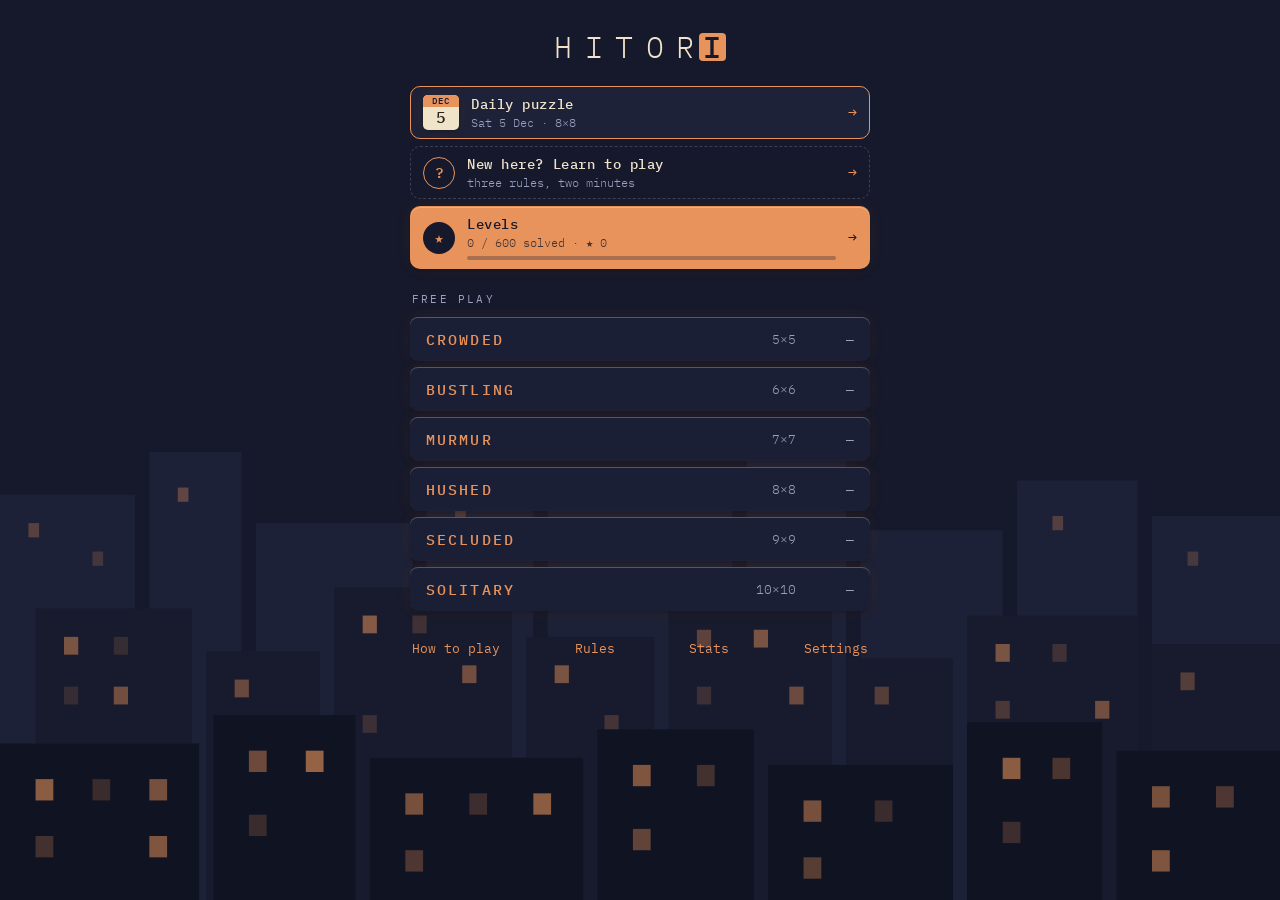
<file: index.html>
<!DOCTYPE html>
<html lang="en">
<head>
  <meta charset="UTF-8">

  <!-- viewport-fit=cover + safe-area padding for notch/home indicator; no zoom. -->
  <meta name="viewport" content="width=device-width, initial-scale=1, viewport-fit=cover, user-scalable=no">

  <!-- iOS home-screen web app (iOS doesn't fully honor manifest.json). -->
  <meta name="apple-mobile-web-app-capable" content="yes">
  <meta name="apple-mobile-web-app-status-bar-style" content="black-translucent">
  <meta name="apple-mobile-web-app-title" content="Hitori">
  <meta name="theme-color" content="#16192B">
  <link rel="apple-touch-icon" href="icons/icon-180.png">
  <link rel="manifest" href="manifest.json">

  <title>Hitori</title>

  <!-- IBM Plex Mono only — weights 300 / 400 / 500. -->
  <link rel="preconnect" href="https://fonts.googleapis.com">
  <link rel="preconnect" href="https://fonts.gstatic.com" crossorigin>
  <link href="https://fonts.googleapis.com/css2?family=IBM+Plex+Mono:wght@300;400;500&display=swap" rel="stylesheet">

  <link rel="stylesheet" href="css/tokens.css">
  <link rel="stylesheet" href="css/styles.css">
</head>
<body>
  <div id="app">

    <!-- BACKGROUND: skyline.svg inlined so individual windows are script-addressable
         (used by "the city goes to sleep" in Step 8). Pinned to bottom, behind all. -->
    <div id="skyline" class="skyline--start">
    <svg class="skyline-svg" viewBox="0 0 360 200" preserveAspectRatio="xMidYMax slice" aria-hidden="true">
      <circle cx="292" cy="34" r="15" fill="#EFE3CA" opacity="0.16"/>
      <g id="band-far" fill="#1E2238">
        <rect x="0" y="86" width="38" height="114"/>
        <rect x="42" y="74" width="26" height="126"/>
        <rect x="72" y="94" width="44" height="106"/>
        <rect x="120" y="80" width="30" height="120"/>
        <rect x="154" y="90" width="52" height="110"/>
        <rect x="210" y="76" width="28" height="124"/>
        <rect x="242" y="96" width="40" height="104"/>
        <rect x="286" y="82" width="34" height="118"/>
        <rect x="324" y="92" width="36" height="108"/>
      </g>
      <g id="win-far" fill="#E8935B">
        <rect class="win" data-lit="0.30" x="8"   y="94"  width="3" height="4" opacity="0.30"/>
        <rect class="win" data-lit="0.20" x="26"  y="102" width="3" height="4" opacity="0.20"/>
        <rect class="win" data-lit="0.35" x="50"  y="84"  width="3" height="4" opacity="0.35"/>
        <rect class="win" data-lit="0.25" x="128" y="90"  width="3" height="4" opacity="0.25"/>
        <rect class="win" data-lit="0.30" x="168" y="100" width="3" height="4" opacity="0.30"/>
        <rect class="win" data-lit="0.20" x="218" y="86"  width="3" height="4" opacity="0.20"/>
        <rect class="win" data-lit="0.28" x="296" y="92"  width="3" height="4" opacity="0.28"/>
        <rect class="win" data-lit="0.22" x="334" y="102" width="3" height="4" opacity="0.22"/>
      </g>
      <g id="band-mid" fill="#191C2E">
        <rect x="10" y="118" width="44" height="82"/>
        <rect x="58" y="130" width="32" height="70"/>
        <rect x="94" y="112" width="50" height="88"/>
        <rect x="148" y="126" width="36" height="74"/>
        <rect x="188" y="116" width="46" height="84"/>
        <rect x="238" y="132" width="30" height="68"/>
        <rect x="272" y="120" width="48" height="80"/>
        <rect x="324" y="128" width="36" height="72"/>
      </g>
      <g id="win-mid" fill="#E8935B">
        <rect class="win" data-lit="0.50" x="18"  y="126" width="4" height="5" opacity="0.50"/>
        <rect class="win" data-lit="0.15" x="32"  y="126" width="4" height="5" opacity="0.15"/>
        <rect class="win" data-lit="0.15" x="18"  y="140" width="4" height="5" opacity="0.15"/>
        <rect class="win" data-lit="0.45" x="32"  y="140" width="4" height="5" opacity="0.45"/>
        <rect class="win" data-lit="0.40" x="66"  y="138" width="4" height="5" opacity="0.40"/>
        <rect class="win" data-lit="0.20" x="78"  y="152" width="4" height="5" opacity="0.20"/>
        <rect class="win" data-lit="0.55" x="102" y="120" width="4" height="5" opacity="0.55"/>
        <rect class="win" data-lit="0.20" x="116" y="120" width="4" height="5" opacity="0.20"/>
        <rect class="win" data-lit="0.45" x="130" y="134" width="4" height="5" opacity="0.45"/>
        <rect class="win" data-lit="0.18" x="102" y="148" width="4" height="5" opacity="0.18"/>
        <rect class="win" data-lit="0.50" x="156" y="134" width="4" height="5" opacity="0.50"/>
        <rect class="win" data-lit="0.22" x="170" y="148" width="4" height="5" opacity="0.22"/>
        <rect class="win" data-lit="0.35" x="196" y="124" width="4" height="5" opacity="0.35"/>
        <rect class="win" data-lit="0.50" x="212" y="124" width="4" height="5" opacity="0.50"/>
        <rect class="win" data-lit="0.18" x="196" y="140" width="4" height="5" opacity="0.18"/>
        <rect class="win" data-lit="0.42" x="222" y="140" width="4" height="5" opacity="0.42"/>
        <rect class="win" data-lit="0.30" x="246" y="140" width="4" height="5" opacity="0.30"/>
        <rect class="win" data-lit="0.50" x="280" y="128" width="4" height="5" opacity="0.50"/>
        <rect class="win" data-lit="0.20" x="296" y="128" width="4" height="5" opacity="0.20"/>
        <rect class="win" data-lit="0.25" x="280" y="144" width="4" height="5" opacity="0.25"/>
        <rect class="win" data-lit="0.45" x="308" y="144" width="4" height="5" opacity="0.45"/>
        <rect class="win" data-lit="0.30" x="332" y="136" width="4" height="5" opacity="0.30"/>
      </g>
      <g id="band-near" fill="#101322">
        <rect x="0" y="156" width="56" height="44"/>
        <rect x="60" y="148" width="40" height="52"/>
        <rect x="104" y="160" width="60" height="40"/>
        <rect x="168" y="152" width="44" height="48"/>
        <rect x="216" y="162" width="52" height="38"/>
        <rect x="272" y="150" width="38" height="50"/>
        <rect x="314" y="158" width="46" height="42"/>
      </g>
      <g id="win-near" fill="#E8935B">
        <rect class="win" data-lit="0.60" x="10"  y="166" width="5" height="6" opacity="0.60"/>
        <rect class="win" data-lit="0.20" x="26"  y="166" width="5" height="6" opacity="0.20"/>
        <rect class="win" data-lit="0.50" x="42"  y="166" width="5" height="6" opacity="0.50"/>
        <rect class="win" data-lit="0.25" x="10"  y="182" width="5" height="6" opacity="0.25"/>
        <rect class="win" data-lit="0.55" x="42"  y="182" width="5" height="6" opacity="0.55"/>
        <rect class="win" data-lit="0.45" x="70"  y="158" width="5" height="6" opacity="0.45"/>
        <rect class="win" data-lit="0.65" x="86"  y="158" width="5" height="6" opacity="0.65"/>
        <rect class="win" data-lit="0.20" x="70"  y="176" width="5" height="6" opacity="0.20"/>
        <rect class="win" data-lit="0.50" x="114" y="170" width="5" height="6" opacity="0.50"/>
        <rect class="win" data-lit="0.22" x="132" y="170" width="5" height="6" opacity="0.22"/>
        <rect class="win" data-lit="0.60" x="150" y="170" width="5" height="6" opacity="0.60"/>
        <rect class="win" data-lit="0.30" x="114" y="186" width="5" height="6" opacity="0.30"/>
        <rect class="win" data-lit="0.55" x="178" y="162" width="5" height="6" opacity="0.55"/>
        <rect class="win" data-lit="0.25" x="196" y="162" width="5" height="6" opacity="0.25"/>
        <rect class="win" data-lit="0.40" x="178" y="180" width="5" height="6" opacity="0.40"/>
        <rect class="win" data-lit="0.50" x="226" y="172" width="5" height="6" opacity="0.50"/>
        <rect class="win" data-lit="0.20" x="246" y="172" width="5" height="6" opacity="0.20"/>
        <rect class="win" data-lit="0.35" x="226" y="188" width="5" height="6" opacity="0.35"/>
        <rect class="win" data-lit="0.60" x="282" y="160" width="5" height="6" opacity="0.60"/>
        <rect class="win" data-lit="0.28" x="296" y="160" width="5" height="6" opacity="0.28"/>
        <rect class="win" data-lit="0.22" x="282" y="178" width="5" height="6" opacity="0.22"/>
        <rect class="win" data-lit="0.50" x="324" y="168" width="5" height="6" opacity="0.50"/>
        <rect class="win" data-lit="0.30" x="342" y="168" width="5" height="6" opacity="0.30"/>
        <rect class="win" data-lit="0.55" x="324" y="186" width="5" height="6" opacity="0.55"/>
      </g>
    </svg>
    </div>

    <!-- COLD-START SPLASH: HITORI solves itself (the final I dims out) once per launch. -->
    <div id="splash" class="splash">
      <div class="splash-row">
        <span class="splash-cell">H</span>
        <span class="splash-cell">I</span>
        <span class="splash-cell">T</span>
        <span class="splash-cell">O</span>
        <span class="splash-cell">R</span>
        <span class="splash-cell" id="splash-last">I</span>
      </div>
    </div>

    <!-- HOME SCREEN: Continue, Daily, Learn (first run), Levels, Free play, footer.
         Every screen is a section.screen with id "screen-<name>" (see showScreen). -->
    <section id="screen-home" class="screen screen--scroll screen--active">
      <div class="home-inner">
        <div class="wordmark" aria-label="Hitori">
          <span class="wm-letters">HITOR</span><span class="wm-cell">I</span>
        </div>
        <div id="home-list" class="home-list"></div>
      </div>
    </section>

    <!-- LEVELS OVERVIEW: one card per tier (renderLevels). -->
    <section id="screen-levels" class="screen screen--scroll">
      <div class="page-inner">
        <header class="screen-head">
          <button class="back-link levels-back">‹ Home</button>
          <h1 class="screen-title">Levels</h1>
          <span class="screen-head-end" aria-hidden="true"></span>
        </header>
        <div id="levels-list" class="levels-list"></div>
      </div>
    </section>

    <!-- A TIER'S LEVELS: summary, the scrolling grid (sections of 25) that fades out at
         the bottom edge, and the pinned "Play level N" button (renderTierGrid). -->
    <section id="screen-tier" class="screen">
      <header class="screen-head">
        <button class="back-link tier-back">‹ Levels</button>
        <h1 class="screen-title tier-title">Hushed · 8×8</h1>
        <span class="screen-head-end" aria-hidden="true"></span>
      </header>
      <div class="tier-sum" id="tier-sum"></div>
      <div class="lv-scroll" id="lv-scroll"></div>
      <button class="lv-cta" id="lv-cta"><span class="lv-cta-main">Play level 1</span><span class="lv-cta-sub">next up</span></button>
    </section>

    <!-- DAILY: today's button, streaks, the Monday-first calendar (paged from the
         epoch month to this month) and a link to Stats → Daily (renderDaily). -->
    <section id="screen-daily" class="screen screen--scroll">
      <div class="page-inner">
        <header class="screen-head">
          <button class="back-link daily-back">‹ Home</button>
          <h1 class="screen-title">Daily</h1>
          <span class="screen-head-end" aria-hidden="true"></span>
        </header>
        <div id="daily-body" class="daily-body"></div>
      </div>
    </section>

    <!-- STATS: tabs All · Free · Daily · Levels over every mode's records (renderStats).
         The last tab used is remembered for the session (App.statsTab). -->
    <section id="screen-stats" class="screen screen--scroll">
      <div class="page-inner">
        <header class="screen-head">
          <button class="back-link stats-back">‹ Home</button>
          <h1 class="screen-title">Stats</h1>
          <span class="screen-head-end" aria-hidden="true"></span>
        </header>
        <div class="st-tabs" id="stats-tabs" role="tablist" aria-label="Stats">
          <button class="st-tab" role="tab" id="st-tab-all" data-tab="all" aria-controls="stats-body">All</button>
          <button class="st-tab" role="tab" id="st-tab-free" data-tab="free" aria-controls="stats-body">Free</button>
          <button class="st-tab" role="tab" id="st-tab-daily" data-tab="daily" aria-controls="stats-body">Daily</button>
          <button class="st-tab" role="tab" id="st-tab-levels" data-tab="levels" aria-controls="stats-body">Levels</button>
        </div>
        <div id="stats-body" class="stats-body" role="tabpanel"></div>
      </div>
    </section>

    <!-- TUTORIAL: four lessons on tiny boards (TUTORIAL_LESSONS in progress.js), each
         solved before Next opens; progress dots, Back/Next, skip (renderTutorial). -->
    <section id="screen-tutorial" class="screen screen--scroll">
      <div class="page-inner">
        <header class="screen-head">
          <button class="back-link tut-exit">‹ Home</button>
          <div class="tut-dots" id="tut-dots"></div>
          <span class="screen-head-end" aria-hidden="true"></span>
        </header>
        <div id="tut-body" class="tut-body"></div>
      </div>
    </section>

    <!-- PLAY SCREEN (layout v2): HUD, sub-row, board centred in the flexible middle,
         fixed-height hint box, thumb row. sizeBoard() fits the board to .board-zone. -->
    <section id="screen-play" class="screen">
      <header class="hud">
        <button class="back-link hud-home">‹ Home</button>
        <span class="hud-tier">Crowded</span>
        <span class="hud-timer">0:00</span>
        <button class="hud-menu" aria-label="Menu">
          <svg viewBox="0 0 24 24" width="22" height="22" aria-hidden="true"><circle cx="5" cy="12" r="2"/><circle cx="12" cy="12" r="2"/><circle cx="19" cy="12" r="2"/></svg>
        </button>
      </header>
      <div class="hud-sub">
        <span class="hud-sub-left"><span class="hud-size">5×5</span><span class="hud-stars"></span></span>
        <span class="hud-moves">moves 0</span>
      </div>

      <div class="board-zone">
        <div id="board" class="board"></div>
      </div>

      <!-- Fixed height so the board never jumps. Idle: the three rules. A staged hint or
           a walk-through step replaces them (#hint-toast, filled by renderHint). -->
      <div class="hint-box" id="hint-box">
        <ul class="hint-rules" aria-label="The rules">
          <li>No number repeats among the lit cells of a row or column</li>
          <li>Shaded cells never touch side by side</li>
          <li>All lit cells stay connected</li>
        </ul>
        <div class="hint-toast" id="hint-toast" aria-live="polite"></div>
      </div>

      <div class="controls controls-play">
        <button class="btn btn--secondary btn-undo">Undo</button>
        <button class="btn btn--secondary btn-hint">Hint</button>
        <button class="btn btn--secondary btn-walk">Walk</button>
        <button class="btn btn--secondary btn-pause">Pause</button>
      </div>
      <!-- The walk-through's own thumb row; replaces the one above while it is open. -->
      <div class="controls controls-walk">
        <button class="btn btn--secondary walk-back">‹ Back</button>
        <button class="btn btn--secondary walk-next">Next ›</button>
        <button class="btn btn--secondary walk-close">Close</button>
        <button class="btn btn--secondary btn-pause walk-pause">Pause</button>
      </div>
    </section>

    <!-- MENU (settings + actions) -->
    <div id="menu-overlay" class="overlay">
      <div class="sheet">
        <div class="sheet-head">
          <span class="sheet-title">Menu</span>
          <button class="menu-close sheet-x" aria-label="Close">✕</button>
        </div>
        <div class="menu-stats"></div>
        <div class="sheet-actions">
          <button class="btn btn--secondary menu-restart">Restart</button>
          <button class="btn btn--secondary menu-new">New puzzle</button>
          <button class="btn btn--secondary menu-quit">Quit to menu</button>
        </div>
        <!-- same rows as the home Settings sheet (renderSettingsRows) -->
        <div class="settings" id="menu-settings"></div>
      </div>
    </div>

    <!-- SHEET OVERLAY: Rules, Settings, and later modals (showOverlay / hideOverlay). -->
    <div id="overlay" class="overlay" role="dialog" aria-modal="true">
      <div class="sheet" id="overlay-panel"></div>
    </div>

    <!-- WIN -->
    <div id="win-overlay" class="overlay">
      <div class="win-panel">
        <div class="win-tier">Crowded</div>
        <div class="win-label">solved</div>
        <div class="win-time">0:00</div>
        <!-- Level and daily games: three stars revealed one by one (solved · no hints · no mistakes). -->
        <div class="win-stars" role="img"></div>
        <div class="win-extra"></div>
        <div class="win-actions">
          <button class="btn btn--primary win-again">Play again</button>
          <button class="btn btn--primary win-next">Next level</button>
          <button class="btn btn--secondary win-replay">Replay</button>
          <button class="btn btn--secondary win-levels">Levels</button>
          <button class="btn btn--secondary win-share">Share</button>
          <button class="btn btn--secondary win-menu">Menu</button>
          <button class="btn btn--secondary win-calendar">Calendar</button>
          <button class="btn btn--secondary win-home">Home</button>
        </div>
      </div>
    </div>

  </div>

  <!-- Plain <script> tags share one top-level scope: load in dependency order, and
       never re-declare a name another file already declares (see js/board.js). -->
  <script src="js/rules.js"></script>
  <script src="js/board.js"></script>
  <script src="js/solver.js"></script>
  <script src="js/generator.js"></script>
  <script src="js/explain.js"></script>
  <script src="js/hints.js"></script>
  <script src="js/progress.js"></script>
  <script src="js/levels.js"></script>
  <script src="js/daily.js"></script>
  <script src="js/stats.js"></script>
  <script src="js/ui.js"></script>
</body>
</html>
</file>
<file: css/tokens.css>
/*
 * tokens.css — Hitori design tokens.
 *
 * Every value here is copied verbatim from the design brief. Locked in Step 1 so every
 * later step (board UI, splash, skyline, win flow) references one source of truth.
 *
 * Sodium is a TWO-STOP ramp: --sodium-light on night backgrounds, --sodium-dark on the
 * cream lit cells. One stop cannot serve both. Full-strength sodium marks player intent
 * only — it never touches a digit or a skyline window. The violation rose is reserved
 * for rule violations and must never be used decoratively.
 */

:root {
  /* --- palette --- */
  --night:              #16192B; /* background */
  --lit:                #EFE3CA; /* lit cell (lamplight) */
  --lit-digit:          #2A2318; /* digit on a lit cell (12.2:1) */
  --shaded:             #0D0F1A; /* shaded cell (gone dark) */
  --shaded-digit:       #6B7291; /* digit on a shaded cell (4.04:1), cool blue-grey */
  --sodium-light:       #E8935B; /* on night = 7.25:1 — buttons, tier names, HUD accent */
  --sodium-dark:        #A35A2E; /* on cream = 4.07:1 — circled mark, marks on lit cells */
  --violation:          #C4695E; /* rule violations ONLY — never decorative */

  /* skyline bands, far -> near (distant is LIGHTER: atmospheric perspective) */
  --band-far:           #1E2238;
  --band-mid:           #191C2E;
  --band-near:          #101322;

  /* splash-only: shaded letter in the cold-start logo (5.69:1) — NOT the board's dim */
  --splash-shaded-digit: #838BAD;

  /* secondary button hairline outline */
  --outline:            #3A3F58;

  /* Home's Continue card: a step lighter than the other night cards */
  --card-raised:        #21263F;
  /* progress-bar track on a sodium card: night at 30% */
  --night-track:        rgba(22, 25, 43, 0.3);

  /* quiet secondary text on night (sub-labels, idle hint box, meta) */
  --muted:              #9AA0BE;

  /* play screen: the hint box keeps this height so the board never jumps */
  --hint-box-h:         86px;

  /* --- spacing scale (4 / 8 / 16 / 24 / 32) --- */
  --space-1: 4px;
  --space-2: 8px;
  --space-3: 16px;
  --space-4: 24px;
  --space-5: 32px;

  /* --- typography (IBM Plex Mono; 300 secondary, 400 digits/timer, 500 tiers/buttons) --- */
  --font-mono: "IBM Plex Mono", ui-monospace, "SFMono-Regular", Menlo, Consolas, monospace;

  /* --- motion (contemplative, not snappy) --- */
  --ease: cubic-bezier(0.4, 0, 0.2, 1);
  --transition-default: all 0.22s var(--ease);

  /* --- depth: "lamplight on paper at night" --- */
  --shadow-lit:    0 1px 0 rgba(255, 255, 255, 0.25) inset,
                   0 2px 6px rgba(0, 0, 0, 0.35),
                   0 0 14px rgba(232, 147, 91, 0.10);
  --shadow-shaded: inset 0 2px 5px rgba(0, 0, 0, 0.75);
}
</file>
<file: css/styles.css>
/*
 * styles.css — Hitori visual design (Step 4).
 * "Lamplight on paper at night." All colours/spacing/motion come from tokens.css.
 */

*, *::before, *::after { box-sizing: border-box; margin: 0; padding: 0; }
html, body { height: 100%; }

body {
  background: var(--night);
  color: var(--lit);
  font-family: var(--font-mono);
  font-weight: 300;
  -webkit-font-smoothing: antialiased;
  text-rendering: optimizeLegibility;
  touch-action: manipulation;                 /* kill 300ms delay + double-tap zoom */
  -webkit-tap-highlight-color: transparent;
  overflow: hidden;
  user-select: none;
  -webkit-user-select: none;
}

#app {
  position: relative;
  width: 100%;
  height: 100%;
  overflow: hidden;
}

/* ============================ SKYLINE ==================================== */
/* Pinned to the bottom of the app container, behind everything. Same file, two
   treatments — it never crossfades, only its opacity/crop change across screens. */
#skyline {
  position: absolute;
  left: 0;
  right: 0;
  bottom: 0;
  width: 100%;
  overflow: hidden;                 /* the crop happens here, not on the <svg> */
  pointer-events: none;
  z-index: 0;
  /* Opacity + crop snap between screens (no transition). The skyline "stays put and only
     changes opacity/crop" — the snap is masked by the 0.3s screen crossfade in front, and
     animating these on the background element is unreliable across engines. */
}
#skyline.skyline--start { height: 52vh; opacity: 0.95; }
#skyline.skyline--play  { height: 128px; opacity: 0.5; }
/* On win the city has gone to sleep — the board is the last thing awake. */
#skyline.skyline--asleep { opacity: 0.12; }
/* SVG fills the wrapper; preserveAspectRatio="slice" anchors the bottom + crops the top. */
.skyline-svg { display: block; width: 100%; height: 100%; }
/* "The city goes to sleep": windows fade out one at a time as cells are shaded. */
#skyline .win { transition: opacity 0.6s var(--ease); }
/* Play screen hides the farthest band so the board dominates. */
#skyline.skyline--play #band-far,
#skyline.skyline--play #win-far { display: none; }

/* ============================ SCREENS =================================== */
.screen {
  position: absolute;
  inset: 0;
  z-index: 1;
  display: flex;
  flex-direction: column;
  padding:
    calc(env(safe-area-inset-top) + var(--space-3))
    calc(env(safe-area-inset-right) + var(--space-3))
    calc(env(safe-area-inset-bottom) + var(--space-2))
    calc(env(safe-area-inset-left) + var(--space-3));
  opacity: 0;
  visibility: hidden;
  transition: opacity 0.3s var(--ease), visibility 0.3s var(--ease);
}
.screen--active { opacity: 1; visibility: visible; }
/* Screens taller than the phone scroll inside themselves; the page never scrolls. */
.screen--scroll {
  display: block;
  overflow-y: auto;
  overflow-x: hidden;
  -webkit-overflow-scrolling: touch;
  overscroll-behavior: contain;
}

/* ============================ WORDMARK ================================== */
.home-inner {
  width: 100%;
  max-width: 460px;
  margin: 0 auto;
  padding-top: var(--space-2);
}
.wordmark {
  display: flex;
  align-items: center;
  justify-content: center;
  font-size: 34px;
  line-height: 1;
  margin-bottom: var(--space-5);
  white-space: nowrap;
}
.wm-letters {
  font-weight: 300;
  letter-spacing: 0.42em;
  margin-right: -0.42em;    /* strip the trailing tracking so the box sits snug */
  color: var(--lit);
}
.wm-cell {
  display: inline-flex;
  align-items: center;
  justify-content: center;
  width: 0.92em;
  height: 0.92em;
  margin-left: 0.14em;
  border-radius: 4px;
  background: var(--sodium-light);
  color: var(--night);
  font-weight: 500;
  letter-spacing: 0;
}

/* ============================ HOME ====================================== */
/* Top-aligned and compact so the skyline still shows below the footer on a phone. */
#screen-home .wordmark { font-size: 30px; margin: var(--space-2) 0 var(--space-4); }
.home-list { display: flex; flex-direction: column; gap: 7px; }

.home-card {
  display: flex;
  align-items: center;
  gap: 12px;
  width: 100%;
  min-height: 52px;
  padding: var(--space-2) 12px;
  border: 1px solid transparent;
  border-radius: 10px;
  background: var(--band-far);
  color: var(--lit);
  font-family: var(--font-mono);
  text-align: left;
  cursor: pointer;
  transition: var(--transition-default);
}
.home-card:active { transform: scale(0.985); }
.hc-text { flex: 1 1 auto; min-width: 0; display: flex; flex-direction: column; }
.hc-main { font-weight: 500; font-size: 14px; letter-spacing: 0.04em; }
.hc-sub {
  margin-top: 2px;
  font-weight: 300;
  font-size: 12px;
  color: var(--muted);
  white-space: nowrap;
  overflow: hidden;
  text-overflow: ellipsis;
}
.hc-arrow { flex: 0 0 auto; color: var(--sodium-light); font-size: 15px; }
.hc-badge {
  flex: 0 0 32px;
  width: 32px; height: 32px;
  border-radius: 50%;
  display: flex; align-items: center; justify-content: center;
  font-weight: 500; font-size: 15px;
}

.home-card--continue { background: var(--card-raised); border-color: var(--outline); }

.home-card--daily { border-color: var(--sodium-light); }
/* Tear-off calendar tile: sodium month strip over a lamplit day number. */
.dc-tile {
  flex: 0 0 36px;
  width: 36px;
  border-radius: 5px;
  overflow: hidden;
  background: var(--lit);
  color: var(--lit-digit);
  text-align: center;
  font-weight: 500;
  line-height: 1.1;
  box-shadow: var(--shadow-lit);
}
.dc-mon { display: block; padding: 1px 0; font-size: 9px; letter-spacing: 0.1em; background: var(--sodium-light); color: var(--night); }
.dc-day { display: block; padding: 2px 0 3px; font-size: 16px; }

.home-card--learn { background: transparent; border: 1px dashed var(--outline); }
.home-card--learn .hc-badge { border: 1px solid var(--sodium-light); color: var(--sodium-light); }

/* The campaign card: solid sodium, night text. */
.home-card--levels { background: var(--sodium-light); color: var(--night); box-shadow: var(--shadow-lit); }
.home-card--levels .hc-sub { color: var(--night); opacity: 0.8; }
.home-card--levels .hc-arrow { color: var(--night); }
.home-card--levels .hc-badge { background: var(--night); color: var(--sodium-light); }
.lv-bar { display: block; height: 4px; margin-top: 6px; border-radius: 2px; overflow: hidden; background: var(--night-track); }
.lv-bar span { display: block; height: 100%; background: var(--night); border-radius: 2px; }

.section-label {
  margin: var(--space-3) 2px var(--space-1);
  font-weight: 400;
  font-size: 11px;
  letter-spacing: 0.2em;
  text-transform: uppercase;
  color: var(--muted);
}

.home-footer {
  display: flex;
  justify-content: space-between;
  gap: var(--space-1);
  margin-top: var(--space-2);
}
.home-footer button {
  min-height: 44px;
  padding: 0 2px;
  border: none;
  background: transparent;
  color: var(--sodium-light);
  font-family: var(--font-mono);
  font-weight: 400;
  font-size: 13px;
  cursor: pointer;
}

/* ============================ BACK LINK ================================ */
.back-link {
  min-height: 44px;
  padding: 0 var(--space-1);
  border: none;
  background: transparent;
  color: var(--sodium-light);
  font-family: var(--font-mono);
  font-size: 14px;
  cursor: pointer;
}

/* ============================ TUTORIAL ================================= */
/* Tiny lesson boards with the real cell look (.cell, .cell--shaded, .cell--circled);
   cells are at least 56px, so every tap target clears 44px. */
.tut-dots { display: flex; justify-content: center; gap: var(--space-2); }
.tut-dot {
  width: 8px; height: 8px; border-radius: 50%;
  border: 1px solid var(--outline);
  background: transparent;
  transition: var(--transition-default);
}
.tut-dot.past { background: var(--outline); }
.tut-dot.on { background: var(--sodium-light); border-color: var(--sodium-light); }
.tut-body { display: flex; flex-direction: column; align-items: center; padding-bottom: var(--space-3); }
.tut-title {
  font-weight: 500; font-size: 18px; letter-spacing: 0.06em;
  color: var(--sodium-light); text-align: center;
  margin: var(--space-2) 0 var(--space-2);
}
.tut-text {
  width: 100%;
  font-weight: 300; font-size: 14px; line-height: 1.55;
  color: var(--lit); text-align: center;
  margin-bottom: var(--space-4);
}
.tut-text b { font-weight: 500; color: var(--sodium-light); }
.tut-board {
  --tut-cell: 64px;
  display: grid;
  grid-template-columns: repeat(var(--tn), var(--tut-cell));
  grid-auto-rows: var(--tut-cell);
  gap: 3px;
  font-size: calc(var(--tut-cell) * 0.46);
}
.tut-board--n4 { --tut-cell: 58px; }
.tut-board .cell { user-select: none; -webkit-user-select: none; -webkit-tap-highlight-color: transparent; }
.tut-board .cell.tut-given { cursor: default; }
.tut-task {
  width: 100%;
  min-height: 64px;
  margin-top: var(--space-4);
  padding: 10px 12px;
  border: 1px solid var(--outline);
  border-radius: 10px;
  background: var(--band-far);
  font-weight: 400; font-size: 13px; line-height: 1.5;
  color: var(--lit); text-align: center;
  display: flex; align-items: center; justify-content: center;
}
.tut-task.good { border-color: var(--sodium-light); color: var(--sodium-light); }
.tut-task.oops { border-style: dashed; border-color: var(--sodium-light); }
.tut-controls { display: flex; gap: var(--space-2); width: 100%; margin-top: var(--space-4); }
.tut-controls .btn { min-height: 52px; border-radius: 12px; letter-spacing: 0.06em; padding: 4px var(--space-2); line-height: 1.25; }
.tut-controls [data-tut="back"] { flex: 0 0 34%; }
.tut-controls .btn--secondary { background: var(--night); }   /* opaque over the skyline */
.tut-controls .btn:disabled { opacity: 0.4; cursor: default; }
.tut-skip {
  min-height: 44px;
  margin-top: var(--space-2);
  padding: 0 var(--space-3);
  border: none;
  background: transparent;
  color: var(--muted);
  font-family: var(--font-mono);
  font-size: 13px;
  text-decoration: underline;
  text-underline-offset: 3px;
  cursor: pointer;
}
@media (max-width: 360px) {
  .tut-board { --tut-cell: 58px; }
  .tut-board--n4 { --tut-cell: 56px; }
  .tut-text { margin-bottom: var(--space-3); }
  .tut-task, .tut-controls { margin-top: var(--space-3); }
  .tut-controls .btn { font-size: 13px; letter-spacing: 0.02em; }
}
/* Short phones: keep the buttons near the fold (cells stay well over 44px). */
@media (max-height: 700px) {
  .tut-title { margin: 0 0 var(--space-1); }
  .tut-text { font-size: 13px; margin-bottom: var(--space-3); }
  .tut-board--n3 { --tut-cell: 56px; }
  .tut-board--n4 { --tut-cell: 50px; }
  .tut-task { min-height: 0; margin-top: var(--space-3); }
  .tut-controls { margin-top: var(--space-3); }
}

/* ============================ LEVELS =================================== */
/* Shared screen header: back link · centred title · a spacer the back link's width. */
.page-inner { width: 100%; max-width: 460px; margin: 0 auto; }
.screen-head {
  flex: 0 0 auto;
  display: grid;
  grid-template-columns: minmax(64px, auto) 1fr minmax(64px, auto);
  align-items: center;
  min-height: 44px;
  margin-bottom: var(--space-2);
}
.screen-head .back-link { justify-self: start; margin-left: calc(-1 * var(--space-1)); }
.screen-title {
  font-weight: 500;
  font-size: 15px;
  letter-spacing: 0.06em;
  text-align: center;
  color: var(--lit);
  white-space: nowrap;
  overflow: hidden;
  text-overflow: ellipsis;
}

/* Overview: one card per tier. */
.levels-list { display: flex; flex-direction: column; gap: var(--space-2); padding-bottom: var(--space-3); }
.lv-card {
  display: flex;
  flex-direction: column;
  gap: 3px;
  width: 100%;
  min-height: 44px;
  padding: 10px 12px 12px;
  border: 1px solid var(--outline);
  border-radius: 10px;
  background: var(--band-far);
  color: var(--lit);
  font-family: var(--font-mono);
  text-align: left;
  cursor: pointer;
  transition: var(--transition-default);
}
.lv-card:active { transform: scale(0.985); }
.lv-card-top { display: flex; justify-content: space-between; align-items: baseline; }
.lv-card-name { font-weight: 500; font-size: 15px; letter-spacing: 0.14em; text-transform: uppercase; color: var(--sodium-light); }
.lv-card-size { font-weight: 300; font-size: 13px; color: var(--muted); }
.lv-card-sub { font-weight: 400; font-size: 13px; }
.lv-card-tech { font-weight: 300; font-size: 12px; color: var(--muted); }
.lv-bar2 { display: block; height: 5px; margin-top: 5px; border-radius: 3px; overflow: hidden; background: var(--outline); }
.lv-bar2 span { display: block; height: 100%; border-radius: 3px; background: var(--sodium-light); }

/* A tier's levels: summary, a grid that scrolls and fades out at the bottom edge, and
   the pinned Play button. The grid takes all the height left, so there is no empty band. */
#screen-tier { align-items: center; }
#screen-tier > * { width: 100%; max-width: 560px; }
.tier-sum {
  flex: 0 0 auto;
  display: flex;
  align-items: center;
  justify-content: space-between;
  gap: var(--space-3);
  padding: 10px 12px;
  border-radius: 10px;
  background: var(--band-far);
}
.tier-sum-main { font-weight: 500; font-size: 14px; }
.tier-sum-sub { margin-top: 2px; font-weight: 300; font-size: 12px; color: var(--muted); }
.tier-sum-bar { flex: 0 0 72px; margin-top: 0; }
.lv-scroll {
  flex: 1 1 auto;
  min-height: 0;
  margin-top: var(--space-1);
  overflow-y: auto;
  overflow-x: hidden;
  -webkit-overflow-scrolling: touch;
  overscroll-behavior: contain;
  padding-bottom: var(--space-3);
  /* fade the last 40px out; gone once the end is reached (.is-end, set on scroll) */
  -webkit-mask-image: linear-gradient(to bottom, black calc(100% - 40px), transparent);
          mask-image: linear-gradient(to bottom, black calc(100% - 40px), transparent);
}
.lv-scroll.is-end { -webkit-mask-image: none; mask-image: none; }
.lv-sec {
  display: flex;
  justify-content: space-between;
  align-items: center;
  margin: var(--space-3) 2px var(--space-2);
  font-weight: 400;
  font-size: 11px;
  letter-spacing: 0.2em;
  text-transform: uppercase;
  color: var(--muted);
}
.lv-sec .lock { width: 12px; height: 12px; }
.lv-grid { display: grid; grid-template-columns: repeat(5, 1fr); gap: var(--space-2); }
.lv-btn {
  aspect-ratio: 1 / 1;
  min-height: 44px;
  display: flex;
  flex-direction: column;
  align-items: center;
  justify-content: center;
  gap: 1px;
  border: 2px solid transparent;
  border-radius: 9px;
  font-family: var(--font-mono);
  font-weight: 500;
  font-size: 15px;
  font-variant-numeric: tabular-nums;
  cursor: pointer;
  transition: var(--transition-default);
}
.lv-btn:active:not(:disabled) { transform: scale(0.96); }
.lv-btn.is-solved { background: var(--lit); color: var(--lit-digit); box-shadow: var(--shadow-lit); }
.lv-stars { font-weight: 400; font-size: 10px; letter-spacing: -0.04em; color: var(--sodium-dark); line-height: 1; }
.lv-btn.is-next { background: var(--night); border-color: var(--sodium-light); color: var(--sodium-light); }
.lv-btn.is-locked { background: var(--shaded); color: var(--shaded-digit); box-shadow: var(--shadow-shaded); cursor: default; }
.lv-btn .lock { width: 15px; height: 15px; }
.lv-cta {
  flex: 0 0 auto;
  display: flex;
  flex-direction: column;
  align-items: center;
  justify-content: center;
  min-height: 56px;
  margin-top: var(--space-2);
  border: none;
  border-radius: 12px;
  background: var(--sodium-light);
  color: var(--night);
  box-shadow: var(--shadow-lit);
  font-family: var(--font-mono);
  cursor: pointer;
  transition: var(--transition-default);
}
.lv-cta:active { transform: scale(0.985); }
.lv-cta-main { font-weight: 500; font-size: 15px; letter-spacing: 0.1em; text-transform: uppercase; }
.lv-cta-sub { margin-top: 1px; font-weight: 400; font-size: 11px; opacity: 0.8; }

/* Technique intro sheet (once per technique, before its tier's first level). */
.intro-kicker {
  font-weight: 500; font-size: 12px; letter-spacing: 0.16em; text-transform: uppercase;
  color: var(--sodium-light);
}
.intro-title { margin-bottom: var(--space-2); font-weight: 500; font-size: 18px; color: var(--lit); }
.intro-tip {
  margin-top: var(--space-3);
  padding-top: var(--space-3);
  border-top: 1px solid var(--outline);
  font-weight: 300; font-size: 13px; line-height: 1.5; color: var(--muted);
}

/* ============================ DAILY ==================================== */
/* Today's button, three stat tiles, the month calendar and the Stats link. */
.daily-body { display: flex; flex-direction: column; gap: var(--space-3); padding-bottom: var(--space-4); }
.daily-today {
  display: flex;
  flex-direction: column;
  align-items: center;
  justify-content: center;
  min-height: 60px;
  padding: var(--space-2) var(--space-3);
  border: none;
  border-radius: 12px;
  background: var(--sodium-light);
  color: var(--night);
  box-shadow: var(--shadow-lit);
  font-family: var(--font-mono);
  cursor: pointer;
  transition: var(--transition-default);
}
.daily-today:active { transform: scale(0.985); }
.daily-today.is-done { background: var(--band-far); color: var(--lit); border: 1px solid var(--sodium-light); box-shadow: none; }
.dt-main { font-weight: 500; font-size: 15px; letter-spacing: 0.1em; text-transform: uppercase; }
.dt-sub { margin-top: 2px; font-weight: 400; font-size: 12px; opacity: 0.85; }
.daily-today.is-done .dt-sub { color: var(--muted); opacity: 1; }

.daily-stats { display: grid; grid-template-columns: repeat(3, 1fr); gap: var(--space-2); }
.daily-stats > div {
  display: flex;
  flex-direction: column;
  align-items: center;
  padding: 10px var(--space-1);
  border-radius: 10px;
  background: var(--band-far);
}
.daily-stats b { font-weight: 500; font-size: 20px; color: var(--sodium-light); font-variant-numeric: tabular-nums; }
.daily-stats span { margin-top: 2px; font-weight: 300; font-size: 11px; color: var(--muted); }

.cal { padding: var(--space-2) var(--space-2) var(--space-3); border-radius: 12px; background: var(--band-mid); }
.cal-nav { display: flex; align-items: center; justify-content: space-between; margin-bottom: var(--space-2); }
.cal-arrow {
  width: 44px; height: 44px;
  border: none; border-radius: 8px;
  background: transparent;
  color: var(--sodium-light);
  font-family: var(--font-mono); font-size: 22px;
  cursor: pointer;
}
.cal-arrow:disabled { color: var(--outline); cursor: default; }
.cal-title { font-weight: 500; font-size: 14px; letter-spacing: 0.08em; color: var(--lit); }
.cal-grid { display: grid; grid-template-columns: repeat(7, 1fr); gap: 4px; }
.cal-head { padding-bottom: 2px; text-align: center; font-weight: 400; font-size: 11px; color: var(--muted); }
.cal-cell {
  position: relative;
  display: flex;
  align-items: center;
  justify-content: center;
  width: 100%;              /* the column sets the width; aspect-ratio then sets the height */
  min-width: 0;             /* (else the 44px min-height would be carried over to the width) */
  min-height: 44px;
  aspect-ratio: 1 / 1;      /* square from ~360px up; narrower, a cell stays 44px tall */
  border: 1px solid transparent;
  border-radius: 8px;
  background: transparent;
  color: var(--lit);
  font-family: var(--font-mono);
  font-weight: 400;
  font-size: 14px;
  font-variant-numeric: tabular-nums;
}
button.cal-cell { cursor: pointer; transition: var(--transition-default); }
button.cal-cell:active:not(:disabled) { transform: scale(0.95); }
.cal-cell.is-blank { visibility: hidden; }
.cal-cell.is-before { color: var(--outline); }
/* the four day states: solved on the day / solved later / missed but playable / future */
.cal-cell.is-ontime { background: var(--lit); color: var(--lit-digit); box-shadow: var(--shadow-lit); }
.cal-cell.is-late { background: var(--band-far); border: 1px dashed var(--sodium-light); }
.cal-cell.is-missed { background: var(--band-far); border-color: var(--outline); }
.cal-cell.is-future { color: var(--muted); opacity: 0.4; cursor: default; }
.cal-cell.is-today { outline: 2px solid var(--sodium-light); outline-offset: 1px; font-weight: 500; }
.cal-mark { position: absolute; top: 2px; right: 4px; font-size: 9px; line-height: 1; color: var(--sodium-light); }
.cal-cell.is-ontime .cal-mark { color: var(--sodium-dark); }
/* the day in progress: a small sodium dot under the number */
.cal-cell.is-playing::after {
  content: "";
  position: absolute;
  bottom: 5px;
  left: 50%;
  width: 4px; height: 4px;
  margin-left: -2px;
  border-radius: 50%;
  background: var(--sodium-light);
}
.cal-legend {
  display: flex;
  flex-wrap: wrap;
  gap: var(--space-1) var(--space-3);
  margin-top: var(--space-3);
  font-weight: 300;
  font-size: 11px;
  color: var(--muted);
}
.cal-legend span { display: inline-flex; align-items: center; gap: 6px; }
.lg {
  display: inline-flex; align-items: center; justify-content: center;
  width: 14px; height: 14px;
  border: 1px solid transparent;
  border-radius: 3px;
  font-style: normal; font-size: 8px;
}
.lg-ontime { background: var(--lit); color: var(--sodium-dark); }
.lg-late { background: var(--band-far); border: 1px dashed var(--sodium-light); color: var(--sodium-light); }
.lg-missed { background: var(--band-far); border-color: var(--outline); }
.lg-future { border-color: var(--outline); opacity: 0.5; }
.cal-note { margin-top: var(--space-2); font-weight: 300; font-size: 11px; line-height: 1.5; color: var(--muted); }
.daily-stats-link {
  align-self: center;
  min-height: 44px;
  padding: 0 var(--space-3);
  border: none;
  background: transparent;
  color: var(--sodium-light);
  font-family: var(--font-mono);
  font-weight: 400;
  font-size: 13px;
  letter-spacing: 0.04em;
  cursor: pointer;
}
/* "Building tonight's puzzle…" sheet while the generator runs. */
.daily-building { text-align: center; padding: var(--space-2) 0; }
.daily-building .sheet-text { margin-top: var(--space-2); color: var(--muted); }
@media (max-width: 360px) {
  .cal { padding-left: var(--space-1); padding-right: var(--space-1); }
  .cal-grid { gap: 3px; }
}

/* ============================ STATS ==================================== */
/* Tabs All · Free · Daily · Levels, then the tab's content (renderStats). */
.st-tabs { display: grid; grid-template-columns: repeat(4, 1fr); gap: var(--space-1); margin-bottom: var(--space-3); }
.st-tab {
  min-width: 0;
  min-height: 44px;
  border: 1px solid var(--outline);
  border-radius: 8px;
  background: transparent;
  color: var(--lit);
  font-family: var(--font-mono);
  font-weight: 400;
  font-size: 13px;
  cursor: pointer;
  transition: var(--transition-default);
}
.st-tab.is-on { background: var(--sodium-light); border-color: var(--sodium-light); color: var(--night); font-weight: 500; }
.stats-body { display: flex; flex-direction: column; gap: var(--space-2); padding-bottom: var(--space-4); }
.stats-body .section-label { margin: var(--space-2) 2px 0; }

.st-hero { display: flex; align-items: center; gap: 12px; padding: 12px var(--space-3); border-radius: 12px; background: var(--band-far); }
.st-flame { flex: 0 0 auto; font-size: 26px; line-height: 1; }
.st-hero-main { font-weight: 400; font-size: 14px; }
.st-big { font-weight: 500; font-size: 30px; line-height: 1; color: var(--sodium-light); font-variant-numeric: tabular-nums; }
.st-hero-sub { margin-top: 3px; font-weight: 300; font-size: 11px; line-height: 1.4; color: var(--muted); }

.st-tiles { display: grid; gap: 6px; }
.st-tiles--3 { grid-template-columns: repeat(3, 1fr); }
.st-tiles--4 { grid-template-columns: repeat(4, 1fr); }
.st-tiles > div {
  display: flex;
  flex-direction: column;
  align-items: center;
  min-width: 0;
  padding: 10px 2px;
  border-radius: 10px;
  background: var(--band-far);
  text-align: center;
}
.st-tiles b { font-weight: 500; font-size: 18px; color: var(--sodium-light); font-variant-numeric: tabular-nums; white-space: nowrap; }
.st-tiles small { font-weight: 300; font-size: 11px; color: var(--muted); }
.st-tiles span { margin-top: 2px; font-weight: 300; font-size: 10.5px; line-height: 1.3; color: var(--muted); }

.st-card { padding: 10px 12px; border-radius: 12px; background: var(--band-mid); }
.st-note { margin-top: var(--space-2); font-weight: 300; font-size: 11px; line-height: 1.5; color: var(--muted); }

/* 12-week grid: a column per week (Monday on top), today's week on the right. */
.st-grid {
  display: grid;
  grid-template-columns: repeat(12, 1fr);
  grid-template-rows: repeat(7, auto);
  grid-auto-flow: column;
  gap: 3px;
}
.st-grid i { display: block; aspect-ratio: 1 / 1; border-radius: 3px; }
.sg-daily, .sg-on { background: var(--lit); }
.sg-other { background: var(--sodium-light); }
.sg-late { background: var(--band-far); border: 1px dashed var(--sodium-light); }
.sg-none, .sg-missed { background: var(--outline); opacity: 0.6; }
/* days still to come, or before the daily existed: a faint outline keeps the grid's shape */
.sg-future, .sg-before { background: transparent; border: 1px solid var(--outline); opacity: 0.35; }
.st-axis { display: flex; justify-content: space-between; margin-top: 4px; font-weight: 300; font-size: 10px; color: var(--muted); }
.st-legend { margin-top: var(--space-2); }
.st-legend .lg { width: 12px; height: 12px; }

.st-table { width: 100%; border-collapse: collapse; font-size: 12px; font-variant-numeric: tabular-nums; }
.st-table th { padding: 0 4px 6px; font-weight: 300; font-size: 10.5px; text-align: right; color: var(--muted); }
.st-table td { padding: 6px 4px; font-weight: 400; text-align: right; vertical-align: top; border-top: 1px solid var(--band-far); white-space: nowrap; }
.st-table th:first-child, .st-table td:first-child { padding-left: 0; text-align: left; }
.st-table th:last-child, .st-table td:last-child { padding-right: 0; }
.st-table td:first-child { font-weight: 500; color: var(--lit); }
.st-table td.st-dash { color: var(--muted); }
.st-size { display: block; font-weight: 300; font-size: 10px; color: var(--muted); }

.st-tech { display: flex; flex-direction: column; gap: 12px; }
.st-tech-row { display: grid; grid-template-columns: 1fr auto; align-items: baseline; column-gap: var(--space-2); }
.st-tech-name { font-weight: 500; font-size: 13px; }
.st-tech-val { font-weight: 400; font-size: 12px; color: var(--muted); font-variant-numeric: tabular-nums; }
.st-tech-row.is-mastered .st-tech-val { color: var(--sodium-light); }
.st-tech-bar, .st-tech-uses { grid-column: 1 / -1; }
.st-tech-uses { margin-top: 3px; font-weight: 300; font-size: 11px; color: var(--muted); }
.st-tech .st-note { margin-top: 0; }

.st-starrow { display: grid; grid-template-columns: auto 1fr 2.5em; align-items: center; gap: 10px; padding: 3px 0; }
.st-stars { color: var(--sodium-light); letter-spacing: -0.04em; }
.st-starbar { margin-top: 0; }
.st-count { text-align: right; font-weight: 400; font-size: 12px; font-variant-numeric: tabular-nums; }

.st-miles { display: grid; grid-template-columns: repeat(4, 1fr); gap: 6px; }
.st-mile {
  display: flex;
  flex-direction: column;
  align-items: center;
  min-width: 0;
  padding: 8px 2px;
  border: 1px solid var(--outline);
  border-radius: 10px;
  background: var(--band-mid);
  color: var(--muted);
}
.st-mile b { font-weight: 500; font-size: 17px; font-variant-numeric: tabular-nums; }
.st-mile span { font-weight: 300; font-size: 10.5px; }
.st-mile.is-done { border-color: var(--sodium-light); background: var(--band-far); color: var(--lit); }
.st-mile.is-done b { color: var(--sodium-light); }

.st-lvs { display: flex; flex-direction: column; gap: var(--space-2); }
.st-lv { display: flex; flex-direction: column; gap: 3px; padding: 10px 12px 12px; border-radius: 10px; background: var(--band-far); }
.st-lv-top, .st-lv-main, .st-lv-sub { display: flex; justify-content: space-between; align-items: baseline; gap: var(--space-2); }
.st-lv-main { font-weight: 400; font-size: 13px; font-variant-numeric: tabular-nums; }
.st-lv-sub { margin-top: 4px; font-weight: 300; font-size: 11px; color: var(--muted); font-variant-numeric: tabular-nums; }
.st-lv-spread { margin-right: 10px; white-space: nowrap; }
.st-lv-spread:last-child { margin-right: 0; }
.st-link { margin-top: var(--space-1); }
@media (max-width: 360px) {
  .st-card { padding-left: var(--space-2); padding-right: var(--space-2); }
  .st-tab { font-size: 12px; }
  .st-table { font-size: 11px; }
  .st-table th, .st-table td { padding-left: 3px; padding-right: 3px; }
  .st-lv-spread { margin-right: 6px; }
}

/* ============================ TIER LIST ================================= */
.tier-list { display: flex; flex-direction: column; gap: 6px; }
.tier {
  display: flex;
  align-items: center;
  justify-content: space-between;
  width: 100%;
  min-height: 44px;
  padding: 0 var(--space-3);
  border: none;
  border-radius: 8px;
  background: #1B1F35;
  color: var(--lit);
  font-family: var(--font-mono);
  cursor: pointer;
  box-shadow: var(--shadow-lit);
  transition: var(--transition-default);
}
.tier:active { transform: scale(0.985); }
.tier-name {
  font-weight: 500;
  letter-spacing: 0.14em;
  text-transform: uppercase;
  font-size: 15px;
  color: var(--sodium-light);
}
.tier-meta {
  display: flex;
  align-items: baseline;
  gap: var(--space-3);
  font-weight: 300;
  font-size: 13px;
  color: var(--muted);
}
.tier-best { min-width: 3.2em; text-align: right; }
.tier--continue { background: var(--card-raised); }
.tier--continue .tier-name { color: var(--lit); }
.tier.is-working { opacity: 0.7; }

/* ============================ HUD ====================================== */
/* Play screen, layout v2: HUD + sub-row on top, the board centred in the flexible
   middle, a fixed-height hint box, then the thumb row. */
/* On wide screens the play column stays phone-shaped and centred. */
#screen-play { align-items: center; }
#screen-play > * { width: 100%; max-width: 560px; }
.hud {
  display: flex;
  align-items: center;
  gap: var(--space-1);
  min-height: 44px;
  flex: 0 0 auto;
}
.hud .back-link { flex: 0 0 auto; margin-left: calc(-1 * var(--space-1)); }
.hud-tier {
  flex: 1 1 auto;
  min-width: 0;
  text-align: center;
  font-weight: 500;
  letter-spacing: 0.06em;
  font-size: 14px;
  color: var(--sodium-light);
  white-space: nowrap;
  overflow: hidden;
  text-overflow: ellipsis;
}
.hud-timer {
  flex: 0 0 auto;
  font-weight: 400;
  font-size: 15px;
  color: var(--lit);
  font-variant-numeric: tabular-nums;
}
.hud-menu {
  flex: 0 0 auto;
  display: flex; align-items: center; justify-content: center;
  width: 44px; height: 44px;
  margin-right: calc(-1 * var(--space-2));
  border: none; background: transparent; cursor: pointer;
  color: var(--muted);
}
.hud-menu svg { fill: currentColor; }
.hud-sub {
  flex: 0 0 auto;
  display: flex;
  justify-content: space-between;
  align-items: baseline;
  margin-bottom: var(--space-2);
  font-weight: 300;
  font-size: 12px;
  color: var(--muted);
  font-variant-numeric: tabular-nums;
}
.hud-sub-left { display: flex; gap: var(--space-2); }
.hud-stars { color: var(--sodium-light); letter-spacing: 0.04em; }
/* Narrow phones (320 px): the longest titles ("Secluded · Level 100", "Daily · Sat 17 Oct")
   still fit between ‹ Home and the timer. */
@media (max-width: 360px) {
  .hud-tier { font-size: 12px; letter-spacing: 0; }
  .hud .back-link { font-size: 13px; padding: 0 2px; margin-left: 0; }
}

/* ============================ BOARD ==================================== */
/* The zone takes whatever height is left; sizeBoard() sets the board to the smaller of
   the zone's width and height (on load and on resize). */
.board-zone {
  flex: 1 1 auto;
  display: flex;
  align-items: center;
  justify-content: center;
  min-height: 0;
  min-width: 0;
}
.board {
  display: grid;
  gap: 3px;
  width: 100%;              /* until sizeBoard() runs */
  aspect-ratio: 1 / 1;
  flex: 0 0 auto;
  z-index: 1;
  transition: filter 0.25s var(--ease);
}
/* Paused: no solving while the clock is stopped. Digits go, and the grid blurs. */
#screen-play.is-paused .board { filter: blur(10px); pointer-events: none; }
#screen-play.is-paused .board .digit { opacity: 0; }

/* One depth language. Lit = raised lamplit paper; shaded = pressed in, light off. */
.cell {
  position: relative;
  display: flex;
  align-items: center;
  justify-content: center;
  border-radius: 5px;
  background: var(--lit);
  color: var(--lit-digit);
  box-shadow: var(--shadow-lit);
  cursor: pointer;
  transition: background 0.25s var(--ease), color 0.25s var(--ease), box-shadow 0.25s var(--ease), transform 0.12s var(--ease);
}
.cell .digit {
  font-weight: 400;
  line-height: 1;
  font-variant-numeric: tabular-nums;
  transition: color 0.25s var(--ease), opacity 0.25s var(--ease);
  z-index: 1;
}
.cell--shaded {
  background: var(--shaded);
  color: var(--shaded-digit);
  box-shadow: var(--shadow-shaded);
}
.cell--shaded .digit { opacity: 0.85; }

/* Circle annotation: sodium-dark ring drawn on the lit cell (player intent). */
.cell .ring {
  position: absolute;
  inset: 12%;
  width: 76%;
  height: 76%;
  pointer-events: none;
  z-index: 0;
}
.cell .ring circle {
  fill: none;
  stroke: var(--sodium-dark);
  stroke-width: 7;
  stroke-linecap: round;
  stroke-dasharray: 239;
  stroke-dashoffset: 239;                     /* hidden */
}
.cell--circled .ring circle {
  transition: stroke-dashoffset 0.18s var(--ease);
  stroke-dashoffset: 0;                        /* draws in */
}

/* --- WIN animation cell states --- */
/* Dark cells fade fully into the night — they disappear as the city sleeps. */
.cell.win-vanish {
  background: var(--night);
  box-shadow: none;
  transition: background 0.5s var(--ease), box-shadow 0.5s var(--ease);
}
.cell.win-vanish .digit { opacity: 0; transition: opacity 0.4s var(--ease); }
/* The light sweep: each white cell brightens as the BFS wave reaches it, and stays lit. */
.cell.win-lit {
  background: #F7EFDA;
  box-shadow: 0 1px 0 rgba(255,255,255,0.3) inset, 0 2px 6px rgba(0,0,0,0.3), 0 0 20px rgba(232,147,91,0.45);
  transition: background 0.3s var(--ease), box-shadow 0.3s var(--ease);
}

/* Shade tap: brief 0.98 scale dip (added transiently by JS). */
@keyframes shadeDip { 0% { transform: scale(1); } 40% { transform: scale(0.98); } 100% { transform: scale(1); } }
.cell.dip { animation: shadeDip 0.25s var(--ease); }

/* Rule-violation pulse (only when the setting is on). Never used decoratively. */
@keyframes violationPulse {
  0%, 100% { box-shadow: var(--shadow-lit); }
  50% { box-shadow: 0 0 0 2px var(--violation), 0 0 12px rgba(196,105,94,0.55); }
}
body:not(.no-violations) .cell.violation { animation: violationPulse 0.4s var(--ease); }
body:not(.no-violations) .cell--shaded.violation {
  animation: violationPulseDark 0.4s var(--ease);
}
@keyframes violationPulseDark {
  0%, 100% { box-shadow: var(--shadow-shaded); }
  50% { box-shadow: inset 0 2px 5px rgba(0,0,0,0.75), 0 0 0 2px var(--violation); }
}

/* Hint marks (the approved v2 mockup): evidence = solid sodium outline, target = dashed
   sodium outline on a faint sodium wash. They sit just outside the cell, over the night
   gap, so they read on lit and shaded cells alike. Outlines never touch a digit. */
.cell.hint-ev,
.cell.hint-tg,
.cell.hint-clash { z-index: 2; outline-offset: 0; }
.cell.hint-ev { outline: 2px solid var(--sodium-light); }
.cell.hint-tg { outline: 2px dashed var(--sodium-light); }
.cell.hint-tg:not(.cell--shaded) { background: color-mix(in srgb, var(--lit) 78%, var(--sodium-light)); }
/* The last walk-through frame: the cells of the (hypothetical) rule violation. */
.cell.hint-clash { outline: 2px solid var(--violation); }
.cell.hint-clash.hint-tg { outline-style: dashed; }

/* Walk-through ghosts: a "what if" layer, clearly not the player's marks. A real shaded
   cell is solid dark with a grey digit; a ghost shade is dark hatching over the lit cell,
   digit still dark. A real lit mark is a solid sodium ring; a ghost lit is a dotted
   blue-grey ring. */
.cell .ghost {
  position: absolute;
  inset: 0;
  border-radius: inherit;
  pointer-events: none;
  z-index: 0;
  opacity: 0;
  transition: opacity 0.18s var(--ease);
}
.cell.ghost-shade .ghost {
  opacity: 0.55;
  background: repeating-linear-gradient(135deg, var(--shaded) 0 3px, transparent 3px 7px);
}
.cell.ghost-lit .ghost {
  opacity: 1;
  inset: 14%;
  border-radius: 50%;
  border: 2px dotted var(--shaded-digit);
}

/* Hint box — fixed height (--hint-box-h) under the board so the board never jumps.
   Idle it shows the three rules as a quiet reminder; .has-hint swaps in the hint text. */
.hint-box {
  flex: 0 0 auto;
  height: var(--hint-box-h);
  margin-top: var(--space-2);
  padding: 6px 10px;
  border: 1px solid var(--outline);
  border-radius: 10px;
  background: var(--band-far);
  overflow-y: auto;
  display: flex;
  flex-direction: column;
  justify-content: center;
  transition: border-color 0.25s var(--ease);
}
.hint-box.has-hint { border-color: var(--sodium-light); }
.hint-rules {
  list-style: none;
  font-weight: 300;
  font-size: 11px;
  line-height: 1.4;
  color: var(--muted);
}
.hint-rules li { position: relative; padding-left: 1.1em; }
.hint-rules li + li { margin-top: 2px; }
.hint-rules li::before {
  content: "";
  position: absolute;
  left: 0.1em;
  top: 0.5em;
  width: 0.5em;
  height: 0.5em;
  border-radius: 2px;
  background: var(--outline);
}
.hint-box.has-hint .hint-rules { display: none; }
/* A staged hint / walk-through step: header (technique + stage), the sentence (scrolls
   inside the fixed box if long), and a one-line footnote. */
.hint-box.has-hint { justify-content: flex-start; overflow: hidden; }
.hint-toast {
  display: none;
  flex-direction: column;
  min-height: 0;
  height: 100%;
  font-weight: 300;
  font-size: 12.5px;
  line-height: 1.4;
  letter-spacing: 0.02em;
  color: var(--lit);
}
.hint-toast.is-visible { display: flex; }
.hint-head {
  flex: 0 0 auto;
  display: flex;
  justify-content: space-between;
  gap: var(--space-2);
  margin-bottom: 2px;
  font-weight: 500;
  font-size: 10px;
  letter-spacing: 0.12em;
  text-transform: uppercase;
  color: var(--sodium-light);
}
.hint-body { flex: 1 1 auto; min-height: 0; overflow-y: auto; }
.hint-foot {
  flex: 0 0 auto;
  margin-top: 2px;
  font-size: 10.5px;
  color: var(--sodium-light);
}
/* ============================ CONTROLS ================================= */
/* Thumb row: Undo · Hint · Pause, bigger than the sheet buttons. */
.controls {
  flex: 0 0 auto;
  display: flex;
  gap: var(--space-2);
  margin-top: var(--space-2);
}
.controls .btn { min-height: 52px; border-radius: 12px; letter-spacing: 0.08em; padding: 0 var(--space-1); }
.controls .btn--secondary { background: var(--night); }   /* opaque over the skyline */
.controls .btn-hint { border-color: var(--sodium-light); color: var(--sodium-light); }
.controls .btn:disabled { opacity: 0.4; cursor: default; }
/* The walk-through swaps the thumb row for Back · Next · Close · Pause. */
.controls-walk { display: none; }
/* Stage 2 of a T5/T6 hint: a Walk button opens the walk-through (full thumb-row size). */
.controls .btn-walk { display: none; }
#screen-play.can-walk .controls .btn-walk { display: block; }
#screen-play.is-walking .controls-play { display: none; }
#screen-play.is-walking .controls-walk { display: flex; }
.controls-walk .walk-next { border-color: var(--sodium-light); color: var(--sodium-light); }
.btn {
  flex: 1 1 0;
  min-height: 46px;
  border-radius: 8px;
  border: none;
  font-family: var(--font-mono);
  font-weight: 500;
  letter-spacing: 0.12em;
  text-transform: uppercase;
  font-size: 14px;
  cursor: pointer;
  transition: var(--transition-default);
}
.btn:active { transform: scale(0.985); }
.btn--primary {
  background: var(--sodium-light);
  color: var(--night);
  box-shadow: var(--shadow-lit);
}
.btn--secondary {
  background: transparent;
  color: var(--lit);
  border: 1px solid var(--outline);
}

/* ============================ OVERLAYS ================================= */
.overlay {
  position: absolute;
  inset: 0;
  z-index: 10;
  display: flex;
  align-items: flex-end;
  justify-content: center;
  background: rgba(9, 11, 20, 0.62);
  opacity: 0;
  visibility: hidden;
  transition: opacity 0.25s var(--ease), visibility 0.25s var(--ease);
}
.overlay.is-visible { opacity: 1; visibility: visible; }

.sheet {
  width: 100%;
  max-width: 460px;
  background: #191D31;
  border-radius: 14px 14px 0 0;
  padding: var(--space-4) var(--space-3)
           calc(env(safe-area-inset-bottom) + var(--space-4));
  transform: translateY(12px);
  transition: transform 0.25s var(--ease);
}
.overlay.is-visible .sheet { transform: translateY(0); }
.sheet-head { display: flex; align-items: center; justify-content: space-between; margin-bottom: var(--space-3); }
.sheet-title {
  font-weight: 500; letter-spacing: 0.16em; text-transform: uppercase;
  font-size: 14px; color: var(--sodium-light);
}
.sheet-x { background: transparent; border: none; color: var(--muted); font-size: 18px; cursor: pointer; }
.menu-stats {
  font-weight: 300;
  font-size: 13px;
  line-height: 1.6;
  color: var(--muted);
  margin-bottom: var(--space-3);
  padding-bottom: var(--space-3);
  border-bottom: 1px solid var(--outline);
}
.menu-stats:empty { display: none; }
.sheet-actions { display: flex; flex-direction: column; gap: var(--space-2); margin-bottom: var(--space-4); }
.sheet-actions .btn { width: 100%; }

.settings { display: flex; flex-direction: column; gap: var(--space-2); }
.setting-row {
  display: flex; align-items: center; justify-content: space-between;
  font-weight: 300; font-size: 14px; color: var(--lit);
}
.toggle {
  position: relative;
  width: 46px; height: 26px;
  border-radius: 13px;
  border: 1px solid var(--outline);
  background: #14172a;
  cursor: pointer;
  transition: var(--transition-default);
}
.toggle .knob {
  position: absolute; top: 2px; left: 2px;
  width: 20px; height: 20px; border-radius: 50%;
  background: var(--muted);
  transition: var(--transition-default);
}
.toggle.is-on { background: var(--sodium-light); border-color: var(--sodium-light); }
.toggle.is-on .knob { transform: translateX(20px); background: var(--night); }
.setting-value { font-weight: 300; font-size: 14px; color: var(--muted); }

/* Sheet content for Rules / Settings (generic #overlay). */
.rules-list {
  margin: 0 0 var(--space-3) 1.4em;
  font-weight: 300; font-size: 14px; line-height: 1.55; color: var(--lit);
}
.rules-list li { margin-bottom: var(--space-2); padding-left: 2px; }
.rules-list li::marker { color: var(--sodium-light); font-weight: 500; }
.rules-list b { font-weight: 500; }
.rules-note {
  margin-bottom: var(--space-4);
  padding-top: var(--space-3);
  border-top: 1px solid var(--outline);
  font-weight: 300; font-size: 13px; line-height: 1.5; color: var(--muted);
}
.sheet-buttons { display: flex; gap: var(--space-2); margin-top: var(--space-4); }
#overlay .settings .setting-row { min-height: 36px; }
.sheet-x { min-width: 44px; min-height: 44px; margin: calc(-1 * var(--space-2)) calc(-1 * var(--space-2)) calc(-1 * var(--space-2)) 0; }
.sheet-text { font-weight: 300; font-size: 14px; line-height: 1.55; color: var(--lit); }

/* Pause sheet: the time so far, Resume (primary) and Home. */
.pause-panel { text-align: center; }
.pause-time {
  margin-top: var(--space-3);
  font-weight: 400; font-size: 40px; line-height: 1;
  color: var(--lit); font-variant-numeric: tabular-nums;
}
.pause-label {
  margin-top: var(--space-2);
  font-weight: 300; font-size: 12px; letter-spacing: 0.24em; text-transform: uppercase;
  color: var(--muted);
}

/* ============================ WIN ===================================== */
/* Light backdrop so the freshly-lit board stays visible above the tier + time. */
#win-overlay {
  align-items: flex-end;
  background: linear-gradient(to bottom, transparent 32%, rgba(16,18,30,0.55) 62%, rgba(16,18,30,0.92) 100%);
}
.win-panel {
  text-align: center;
  padding: var(--space-5) var(--space-4) calc(env(safe-area-inset-bottom) + var(--space-5));
  width: 100%;
  max-width: 460px;
}
.win-extra {
  font-weight: 300;
  font-size: 12px;
  color: var(--muted);
  margin-bottom: var(--space-4);
}
.win-tier {
  font-weight: 500; letter-spacing: 0.2em; text-transform: uppercase;
  font-size: 22px; color: var(--sodium-light); margin-bottom: var(--space-2);
}
.win-label { font-weight: 300; font-size: 12px; letter-spacing: 0.24em; text-transform: uppercase; color: var(--muted); }
.win-time {
  font-weight: 400; font-size: 40px; color: var(--lit);
  font-variant-numeric: tabular-nums; margin: var(--space-2) 0 var(--space-5);
}
.win-actions { display: flex; flex-direction: column; gap: var(--space-2); width: 220px; margin: 0 auto; }

/* Level win: a shorter title and time, then the three stars, revealed one by one. */
.win-stars:empty { display: none; }
.win-stars { display: flex; justify-content: center; gap: var(--space-4); margin-bottom: var(--space-3); }
.win-star {
  display: flex; flex-direction: column; align-items: center; gap: 2px;
  opacity: 0; transform: scale(0.5);
  transition: opacity 0.3s var(--ease), transform 0.35s var(--ease);
}
.win-star.is-shown { opacity: 1; transform: scale(1); }
.win-star-glyph { font-size: 34px; line-height: 1; color: var(--outline); }
.win-star.is-earned .win-star-glyph { color: var(--sodium-light); text-shadow: 0 0 14px var(--sodium-dark); }
.win-star-cap { font-weight: 300; font-size: 10px; letter-spacing: 0.08em; color: var(--muted); }
/* A solid card at the bottom (it holds more than the free-play panel), so its text never
   sits on the freshly lit board; Next level spans the row, Replay · Levels share one. */
.win--level {
  padding: var(--space-4) var(--space-3) calc(env(safe-area-inset-bottom) + var(--space-4));
  border-radius: 14px 14px 0 0;
  border-top: 1px solid var(--outline);
  background: var(--night);
}
.win--level .win-actions { display: grid; grid-template-columns: 1fr 1fr; width: 100%; max-width: 340px; }
.win--level .win-next { grid-column: 1 / -1; }
.win--level .win-tier { font-size: 18px; letter-spacing: 0.12em; }
.win--level .win-time { font-size: 32px; margin: var(--space-1) 0 var(--space-3); }
.win--level .win-extra { margin-bottom: var(--space-3); }
/* Daily win: Share spans the row, Calendar · Home share the next. */
.win--daily .win-share { grid-column: 1 / -1; }

/* ============================ SPLASH ================================== */
/* Cold-start only: HITORI as six lit cells; the final I dims out (the title solves
   itself), demonstrating the whole rule set before the player taps anything. */
.splash {
  position: absolute;
  inset: 0;
  z-index: 30;
  display: flex;
  align-items: center;
  justify-content: center;
  background: var(--night);
  transition: opacity 0.4s var(--ease);
}
.splash.is-hidden { opacity: 0; visibility: hidden; pointer-events: none; }
.splash-row { display: flex; gap: 6px; }
.splash-cell {
  display: flex;
  align-items: center;
  justify-content: center;
  width: 36px;
  height: 36px;
  border-radius: 4px;
  background: var(--lit);
  color: #2A2318;
  font-weight: 500;
  font-size: 20px;
  box-shadow: var(--shadow-lit);
  transition: background 0.35s var(--ease), color 0.35s var(--ease), box-shadow 0.35s var(--ease);
}
/* The final I goes dark — shaded cell colour, but with the LOGO's dim glyph (5.69:1),
   not the board's (a glance at 4:1 would read "HITOR"). */
.splash-cell.is-solved {
  background: var(--shaded);
  color: var(--splash-shaded-digit);
  box-shadow: var(--shadow-shaded);
}

/* ============================ RESPONSIVE =============================== */
@media (min-width: 480px) {
  .wordmark { font-size: 40px; }
}
</file>
